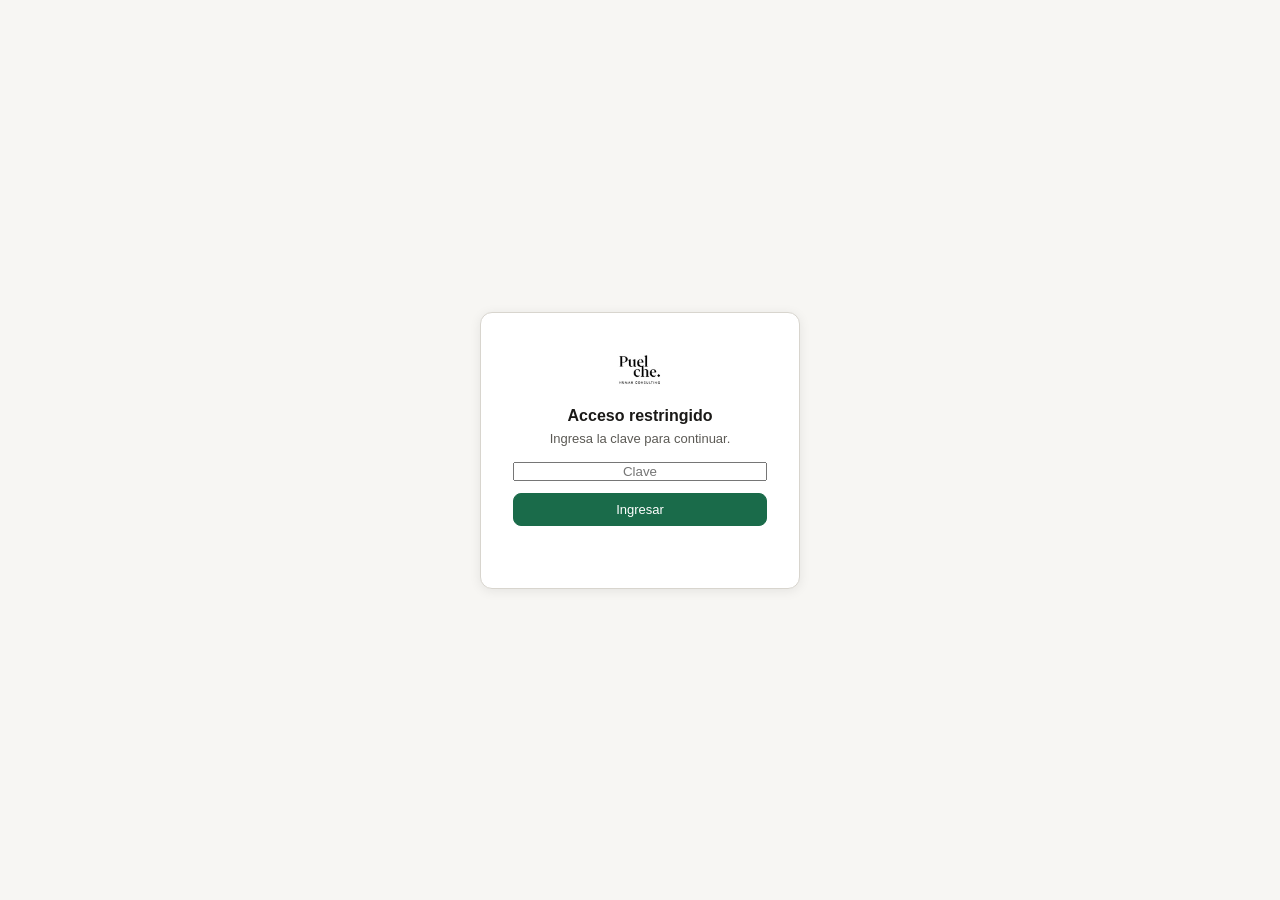
<file: templates/index.html>
<!DOCTYPE html>
<html lang="es">
<head>
<meta charset="UTF-8" />
<meta name="viewport" content="width=device-width, initial-scale=1.0" />
<title>Puelche HC — Filtro de candidatos</title>
<link rel="stylesheet" href="/static/style.css" />
</head>
<body>
  <div id="lock-screen" class="lock-screen">
    <div class="lock-card">
      <img class="lock-logo" alt="Puelche HC" src="[data-uri]" />
      <h1>Acceso restringido</h1>
      <p>Ingresa la clave para continuar.</p>
      <input type="password" id="lock-password" placeholder="Clave" autocomplete="off" />
      <button type="button" id="lock-submit" class="btn primary">Ingresar</button>
      <p id="lock-error" class="lock-error"></p>
    </div>
  </div>

  <div id="app-content" class="hidden">
  <div class="topbar">
    <img class="logo-img" alt="Puelche HC" src="[data-uri]" />
    <div>
      <div class="app-title">Filtro de candidatos</div>
      <div class="app-subtitle">Team Tailor</div>
    </div>
  </div>

  <main>
    <section class="card">
      <h2>1. Proceso y etapa</h2>
      <div class="row">
        <div class="field">
          <label for="job-select">Proceso (vacante)</label>
          <select id="job-select">
            <option value="">Cargando procesos…</option>
          </select>
        </div>
        <div class="field">
          <label for="stage-select">Etapa</label>
          <select id="stage-select" disabled>
            <option value="">Selecciona un proceso primero</option>
          </select>
        </div>
      </div>
    </section>

    <section class="card">
      <h2>2. Requisitos</h2>

      <div class="row">
        <div class="field">
          <label for="req-renta-min">Renta mínima</label>
          <input type="number" id="req-renta-min" placeholder="1500000" />
        </div>
        <div class="field">
          <label for="req-renta-max">Renta máxima</label>
          <input type="number" id="req-renta-max" placeholder="2200000" />
        </div>
      </div>
      <p class="hint-text">Margen automático de 30% hacia arriba y hacia abajo. Fuera de ese rango: RECHAZO.</p>

      <div class="row">
        <div class="field">
          <label for="req-edad-min">Edad mínima</label>
          <input type="number" id="req-edad-min" placeholder="28" />
        </div>
        <div class="field">
          <label for="req-edad-max">Edad máxima</label>
          <input type="number" id="req-edad-max" placeholder="45" />
        </div>
      </div>
      <p class="hint-text">Margen automático de 10% hacia arriba y hacia abajo. Fuera de ese rango: RECHAZO.</p>

      <div class="field">
        <label>Carrera(s) — opcional</label>
        <div class="ms" data-ms="carreras">
          <button type="button" class="ms-btn">
            <span class="ms-btn-label">Sin selección</span><span class="ms-caret">▾</span>
          </button>
          <div class="ms-menu">
            <div class="ms-options"></div>
            <div class="ms-add-row">
              <input type="text" class="ms-add-input" placeholder="Agregar otra carrera…" />
              <button type="button" class="ms-add-btn">+ Agregar</button>
            </div>
          </div>
        </div>
      </div>
      <p class="hint-text">Si no cumple ninguna, el candidato sigue en la lista pero con match más bajo.</p>

      <div class="field">
        <label>Universidad(es) — opcional</label>
        <div class="ms" data-ms="universidades">
          <button type="button" class="ms-btn">
            <span class="ms-btn-label">Sin selección</span><span class="ms-caret">▾</span>
          </button>
          <div class="ms-menu">
            <div class="ms-options"></div>
            <div class="ms-add-row">
              <input type="text" class="ms-add-input" placeholder="Agregar otra universidad…" />
              <button type="button" class="ms-add-btn">+ Agregar</button>
            </div>
          </div>
        </div>
      </div>
      <p class="hint-text">Si no cumple ninguna, el candidato sigue en la lista pero con match más bajo.</p>

      <div class="field">
        <label>Ciudad(es) de residencia — opcional</label>
        <div class="ms" data-ms="ciudades">
          <button type="button" class="ms-btn">
            <span class="ms-btn-label">Sin selección</span><span class="ms-caret">▾</span>
          </button>
          <div class="ms-menu">
            <div class="ms-options"></div>
            <div class="ms-add-row">
              <input type="text" class="ms-add-input" placeholder="Agregar otra ciudad…" />
              <button type="button" class="ms-add-btn">+ Agregar</button>
            </div>
          </div>
        </div>
      </div>
      <p class="hint-text">Si no cumple ninguna, el candidato sigue en la lista pero con match más bajo.</p>

      <div class="field">
        <label for="req-keywords">Palabras clave (hasta 3) — opcional, separadas por comas</label>
        <input type="text" id="req-keywords" placeholder="ej: SAP, inglés avanzado, comercio exterior" />
      </div>
      <p class="hint-text">Deben aparecer TODAS en el CV/respuestas del candidato. Si falta alguna, el candidato sigue en la lista pero con match más bajo.</p>
    </section>

    <section class="card">
      <h2>3. Filtrar</h2>
      <label class="checkbox-row">
        <input type="checkbox" id="write-back" />
        Escribir nota con el resultado en cada candidato dentro de Team Tailor
      </label>
      <button id="btn-filtrar" class="btn primary" disabled>Filtrar candidatos</button>
      <p id="status-msg" class="status-msg"></p>
    </section>

    <section class="card">
      <h2>Resultados</h2>
      <div id="results-summary" class="results-summary"></div>
      <div class="table-wrap">
        <table id="results-table" class="results-table hidden">
          <thead>
            <tr>
              <th>Match</th>
              <th>Candidato</th>
              <th>Puntaje</th>
              <th>Renta</th>
              <th>Edad</th>
              <th>Carrera</th>
              <th>Universidad</th>
              <th>Ciudad</th>
              <th>Palabras clave</th>
              <th>Nota</th>
            </tr>
          </thead>
          <tbody></tbody>
        </table>
      </div>
    </section>
  </main>

  </div>

  <script>
    (function () {
      var HASH = "39cbbeb60b440d0c9620fd0df496ebe536f5a7ea4e5d57bcc6635b229bb96e94";
      var lockScreen = document.getElementById("lock-screen");
      var appContent = document.getElementById("app-content");
      var passwordInput = document.getElementById("lock-password");
      var errorMsg = document.getElementById("lock-error");

      function sha256Hex(text) {
        var enc = new TextEncoder().encode(text);
        return crypto.subtle.digest("SHA-256", enc).then(function (buf) {
          return Array.from(new Uint8Array(buf))
            .map(function (b) { return b.toString(16).padStart(2, "0"); })
            .join("");
        });
      }

      function unlock() {
        lockScreen.classList.add("hidden");
        appContent.classList.remove("hidden");
        if (window.startApp) window.startApp();
      }

      if (sessionStorage.getItem("puelche_auth") === "ok") {
        unlock();
      }

      function trySubmit() {
        var val = passwordInput.value;
        sha256Hex(val).then(function (hash) {
          if (hash === HASH) {
            sessionStorage.setItem("puelche_auth", "ok");
            errorMsg.textContent = "";
            unlock();
          } else {
            errorMsg.textContent = "Clave incorrecta.";
            passwordInput.value = "";
            passwordInput.focus();
          }
        });
      }

      document.getElementById("lock-submit").addEventListener("click", trySubmit);
      passwordInput.addEventListener("keydown", function (e) {
        if (e.key === "Enter") trySubmit();
      });
    })();
  </script>

  <script src="/static/app.js"></script>
</body>
</html>
</file>
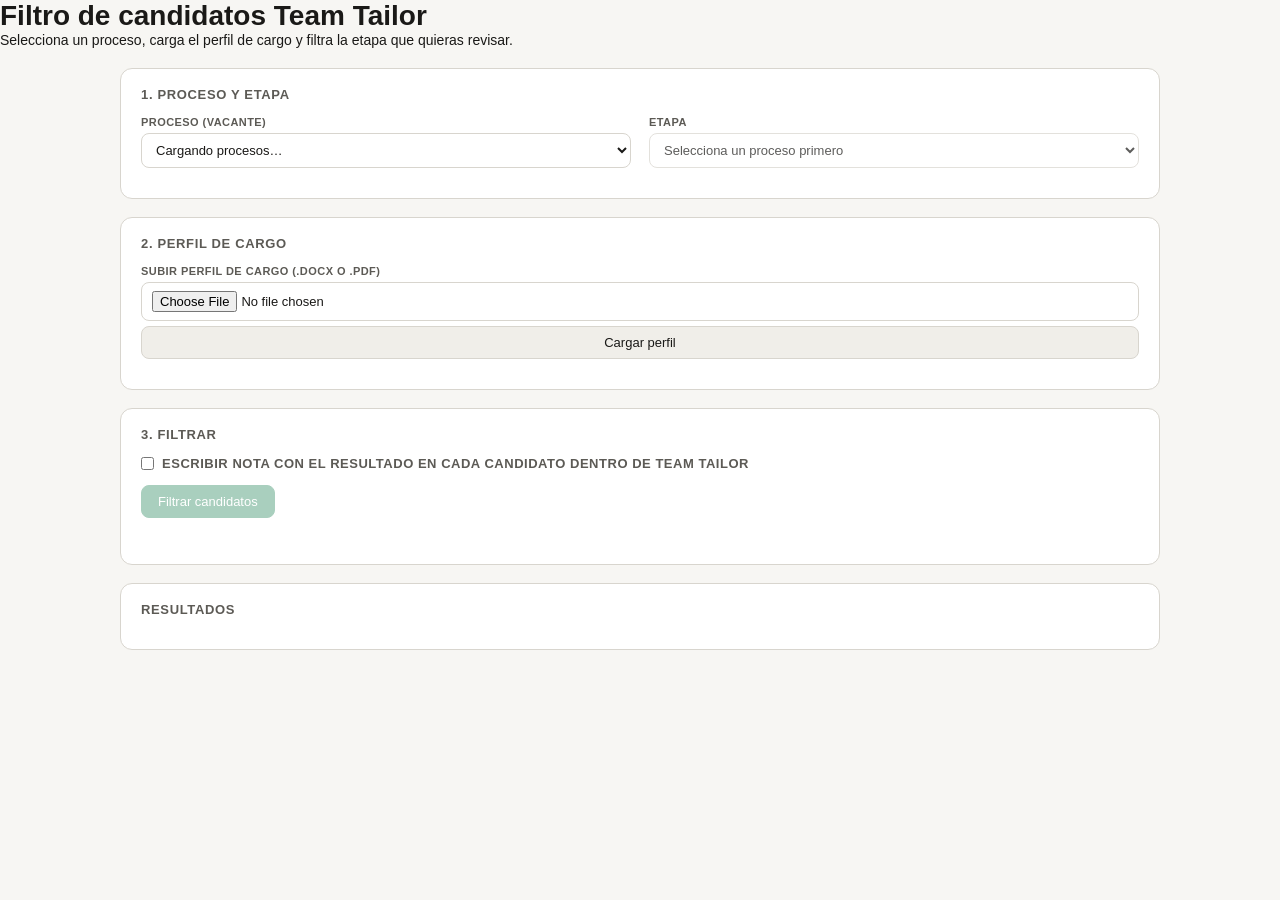
<file: TEMPLA~1/index.html>
<!DOCTYPE html>
<html lang="es">
<head>
<meta charset="UTF-8" />
<meta name="viewport" content="width=device-width, initial-scale=1.0" />
<title>Filtro de candidatos - Puelche HC</title>
<link rel="stylesheet" href="/static/style.css" />
</head>
<body>
  <header>
    <h1>Filtro de candidatos Team Tailor</h1>
    <p class="subtitle">Selecciona un proceso, carga el perfil de cargo y filtra la etapa que quieras revisar.</p>
  </header>

  <main>
    <section class="card">
      <h2>1. Proceso y etapa</h2>
      <div class="row">
        <div class="field">
          <label for="job-select">Proceso (vacante)</label>
          <select id="job-select">
            <option value="">Cargando procesos…</option>
          </select>
        </div>
        <div class="field">
          <label for="stage-select">Etapa</label>
          <select id="stage-select" disabled>
            <option value="">Selecciona un proceso primero</option>
          </select>
        </div>
      </div>
    </section>

    <section class="card">
      <h2>2. Perfil de cargo</h2>
      <div class="row">
        <div class="field">
          <label for="perfil-file">Subir perfil de cargo (.docx o .pdf)</label>
          <input type="file" id="perfil-file" accept=".docx,.pdf" />
          <button id="btn-upload-perfil" class="btn secondary">Cargar perfil</button>
        </div>
      </div>

      <div id="requirements-editor" class="requirements-editor hidden">
        <h3>Requisitos detectados (edítalos si hace falta)</h3>

        <div class="field">
          <label for="req-formacion">Formación excluyente (separada por comas)</label>
          <input type="text" id="req-formacion" placeholder="ej: ingeniería comercial, psicología, contador auditor" />
        </div>

        <div class="field">
          <label for="req-rrll">Palabras clave RRLL / sindicatos</label>
          <input type="text" id="req-rrll" placeholder="ej: sindicato, negociación colectiva" />
        </div>

        <div class="field">
          <label for="req-industria">Palabras clave de industria</label>
          <input type="text" id="req-industria" placeholder="ej: industrial, alimentos, forestal" />
        </div>

        <div class="row">
          <div class="field">
            <label for="req-salario-min">Renta mínima sugerida</label>
            <input type="number" id="req-salario-min" placeholder="3500000" />
          </div>
          <div class="field">
            <label for="req-salario-max">Renta máxima sugerida</label>
            <input type="number" id="req-salario-max" placeholder="4000000" />
          </div>
        </div>
      </div>
    </section>

    <section class="card">
      <h2>3. Filtrar</h2>
      <label class="checkbox-row">
        <input type="checkbox" id="write-back" />
        Escribir nota con el resultado en cada candidato dentro de Team Tailor
      </label>
      <button id="btn-filtrar" class="btn primary" disabled>Filtrar candidatos</button>
      <p id="status-msg" class="status-msg"></p>
    </section>

    <section class="card">
      <h2>Resultados</h2>
      <div id="results-summary" class="results-summary"></div>
      <table id="results-table" class="results-table hidden">
        <thead>
          <tr>
            <th>Match</th>
            <th>Candidato</th>
            <th>Puntaje</th>
            <th>Formación</th>
            <th>Señales RRLL</th>
            <th>Señales industria</th>
            <th>Años</th>
            <th>Renta esperada</th>
            <th>Nota</th>
          </tr>
        </thead>
        <tbody></tbody>
      </table>
    </section>
  </main>

  <script src="/static/app.js"></script>
</body>
</html>
</file>
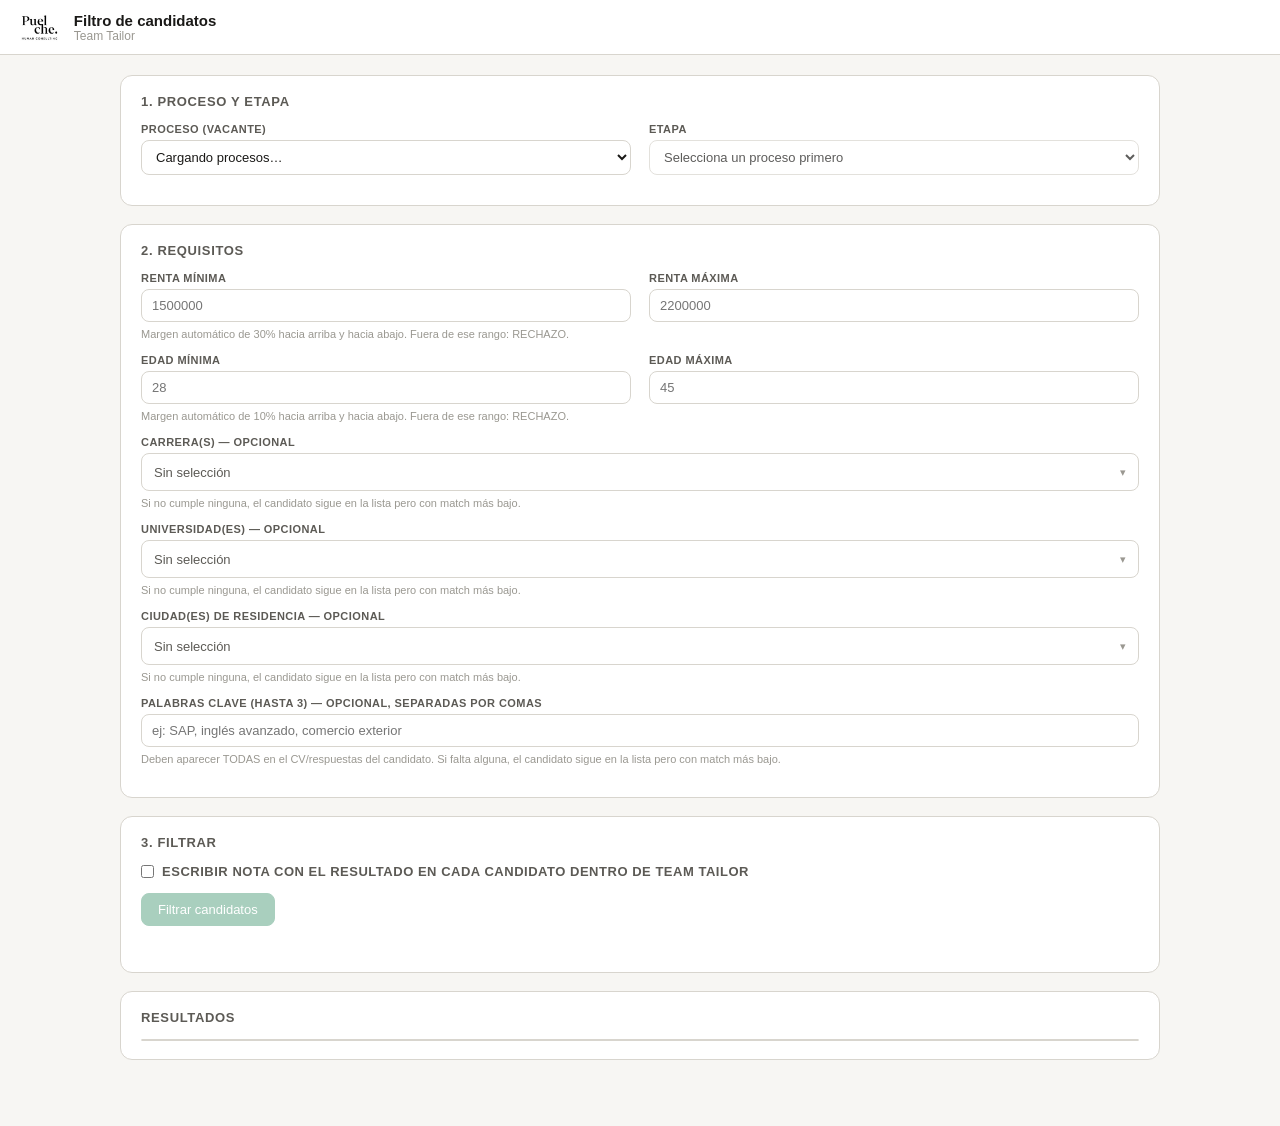
<file: templates/INDEX~1.HTM>
<!DOCTYPE html>
<html lang="es">
<head>
<meta charset="UTF-8" />
<meta name="viewport" content="width=device-width, initial-scale=1.0" />
<title>Puelche HC — Filtro de candidatos</title>
<link rel="stylesheet" href="/static/style.css" />
</head>
<body>
  <div class="topbar">
    <img class="logo-img" alt="Puelche HC" src="[data-uri]" />
    <div>
      <div class="app-title">Filtro de candidatos</div>
      <div class="app-subtitle">Team Tailor</div>
    </div>
  </div>

  <main>
    <section class="card">
      <h2>1. Proceso y etapa</h2>
      <div class="row">
        <div class="field">
          <label for="job-select">Proceso (vacante)</label>
          <select id="job-select">
            <option value="">Cargando procesos…</option>
          </select>
        </div>
        <div class="field">
          <label for="stage-select">Etapa</label>
          <select id="stage-select" disabled>
            <option value="">Selecciona un proceso primero</option>
          </select>
        </div>
      </div>
    </section>

    <section class="card">
      <h2>2. Requisitos</h2>

      <div class="row">
        <div class="field">
          <label for="req-renta-min">Renta mínima</label>
          <input type="number" id="req-renta-min" placeholder="1500000" />
        </div>
        <div class="field">
          <label for="req-renta-max">Renta máxima</label>
          <input type="number" id="req-renta-max" placeholder="2200000" />
        </div>
      </div>
      <p class="hint-text">Margen automático de 30% hacia arriba y hacia abajo. Fuera de ese rango: RECHAZO.</p>

      <div class="row">
        <div class="field">
          <label for="req-edad-min">Edad mínima</label>
          <input type="number" id="req-edad-min" placeholder="28" />
        </div>
        <div class="field">
          <label for="req-edad-max">Edad máxima</label>
          <input type="number" id="req-edad-max" placeholder="45" />
        </div>
      </div>
      <p class="hint-text">Margen automático de 10% hacia arriba y hacia abajo. Fuera de ese rango: RECHAZO.</p>

      <div class="field">
        <label>Carrera(s) — opcional</label>
        <div class="ms" data-ms="carreras">
          <button type="button" class="ms-btn">
            <span class="ms-btn-label">Sin selección</span><span class="ms-caret">▾</span>
          </button>
          <div class="ms-menu">
            <div class="ms-options"></div>
            <div class="ms-add-row">
              <input type="text" class="ms-add-input" placeholder="Agregar otra carrera…" />
              <button type="button" class="ms-add-btn">+ Agregar</button>
            </div>
          </div>
        </div>
      </div>
      <p class="hint-text">Si no cumple ninguna, el candidato sigue en la lista pero con match más bajo.</p>

      <div class="field">
        <label>Universidad(es) — opcional</label>
        <div class="ms" data-ms="universidades">
          <button type="button" class="ms-btn">
            <span class="ms-btn-label">Sin selección</span><span class="ms-caret">▾</span>
          </button>
          <div class="ms-menu">
            <div class="ms-options"></div>
            <div class="ms-add-row">
              <input type="text" class="ms-add-input" placeholder="Agregar otra universidad…" />
              <button type="button" class="ms-add-btn">+ Agregar</button>
            </div>
          </div>
        </div>
      </div>
      <p class="hint-text">Si no cumple ninguna, el candidato sigue en la lista pero con match más bajo.</p>

      <div class="field">
        <label>Ciudad(es) de residencia — opcional</label>
        <div class="ms" data-ms="ciudades">
          <button type="button" class="ms-btn">
            <span class="ms-btn-label">Sin selección</span><span class="ms-caret">▾</span>
          </button>
          <div class="ms-menu">
            <div class="ms-options"></div>
            <div class="ms-add-row">
              <input type="text" class="ms-add-input" placeholder="Agregar otra ciudad…" />
              <button type="button" class="ms-add-btn">+ Agregar</button>
            </div>
          </div>
        </div>
      </div>
      <p class="hint-text">Si no cumple ninguna, el candidato sigue en la lista pero con match más bajo.</p>

      <div class="field">
        <label for="req-keywords">Palabras clave (hasta 3) — opcional, separadas por comas</label>
        <input type="text" id="req-keywords" placeholder="ej: SAP, inglés avanzado, comercio exterior" />
      </div>
      <p class="hint-text">Deben aparecer TODAS en el CV/respuestas del candidato. Si falta alguna, el candidato sigue en la lista pero con match más bajo.</p>
    </section>

    <section class="card">
      <h2>3. Filtrar</h2>
      <label class="checkbox-row">
        <input type="checkbox" id="write-back" />
        Escribir nota con el resultado en cada candidato dentro de Team Tailor
      </label>
      <button id="btn-filtrar" class="btn primary" disabled>Filtrar candidatos</button>
      <p id="status-msg" class="status-msg"></p>
    </section>

    <section class="card">
      <h2>Resultados</h2>
      <div id="results-summary" class="results-summary"></div>
      <div class="table-wrap">
        <table id="results-table" class="results-table hidden">
          <thead>
            <tr>
              <th>Match</th>
              <th>Candidato</th>
              <th>Puntaje</th>
              <th>Renta</th>
              <th>Edad</th>
              <th>Carrera</th>
              <th>Universidad</th>
              <th>Ciudad</th>
              <th>Palabras clave</th>
              <th>Nota</th>
            </tr>
          </thead>
          <tbody></tbody>
        </table>
      </div>
    </section>
  </main>

  <script src="/static/app.js"></script>
</body>
</html>
</file>
<file: static/style.css>
/* Paleta y estilo alineados con el resto de las herramientas internas de
   Puelche HC (ver https://geswett.github.io/puelche-procesos/). */
* { box-sizing: border-box; margin: 0; padding: 0; }

:root {
  --bg: #F7F6F3;
  --surface: #FFFFFF;
  --surface2: #F0EEE9;
  --border: #D8D5CE;
  --border2: #C8C5BD;
  --text: #1A1917;
  --text2: #5C5A55;
  --text3: #9A9891;
  --accent: #1A6B4A;
  --accent-bg: #E5F4EE;
  --blue: #1A4D8F;
  --blue-bg: #E5EEFA;
  --amber: #7A4F0A;
  --amber-bg: #FDF0D8;
  --red: #8F1A1A;
  --red-bg: #FAE5E5;
  --shadow: 0 2px 12px rgba(0, 0, 0, 0.08);
  --radius: 8px;
  --radius-lg: 12px;
}

body {
  font-family: -apple-system, BlinkMacSystemFont, "Segoe UI", sans-serif;
  font-size: 14px;
  color: var(--text);
  background: var(--bg);
  min-height: 100vh;
}

/* TOPBAR */
.topbar {
  background: var(--surface);
  border-bottom: 1px solid var(--border);
  padding: 10px 20px;
  display: flex;
  align-items: center;
  gap: 14px;
  position: sticky;
  top: 0;
  z-index: 100;
  flex-wrap: wrap;
}

.topbar .logo-img {
  height: 34px;
  width: auto;
  display: block;
}

.topbar .app-title {
  font-size: 15px;
  font-weight: 600;
  color: var(--text);
  white-space: nowrap;
}

.topbar .app-subtitle {
  font-size: 12px;
  color: var(--text3);
  white-space: nowrap;
}

main {
  max-width: 1080px;
  margin: 0 auto;
  padding: 20px 20px 48px;
}

.card {
  background: var(--surface);
  border: 1px solid var(--border);
  border-radius: var(--radius-lg);
  padding: 18px 20px;
  margin-bottom: 18px;
}

.card h2 {
  margin: 0 0 14px;
  font-size: 13px;
  font-weight: 700;
  color: var(--text2);
  text-transform: uppercase;
  letter-spacing: 0.05em;
}

.row {
  display: flex;
  gap: 18px;
  flex-wrap: wrap;
}

.field {
  flex: 1;
  min-width: 220px;
  display: flex;
  flex-direction: column;
  gap: 5px;
  margin-bottom: 12px;
}

label {
  font-size: 11px;
  font-weight: 600;
  color: var(--text2);
  text-transform: uppercase;
  letter-spacing: 0.04em;
}

select, input[type="text"], input[type="number"], input[type="file"] {
  padding: 8px 10px;
  border: 1px solid var(--border);
  border-radius: var(--radius);
  background: var(--surface);
  color: var(--text);
  font-size: 13px;
  font-family: inherit;
  outline: none;
  transition: border-color .15s;
}

select:focus, input:focus {
  border-color: var(--accent);
}

.btn {
  border: 1px solid var(--border);
  border-radius: var(--radius);
  padding: 8px 16px;
  font-size: 13px;
  font-weight: 500;
  cursor: pointer;
  background: var(--surface);
  color: var(--text);
  transition: all .15s;
}

.btn:hover {
  border-color: var(--border2);
  background: var(--surface2);
}

.btn.primary {
  background: var(--accent);
  color: #fff;
  border-color: var(--accent);
}

.btn.primary:hover {
  background: #155c3f;
}

.btn.primary:disabled {
  background: #A9CFBE;
  border-color: #A9CFBE;
  cursor: not-allowed;
}

.btn.secondary {
  background: var(--surface2);
  border-color: var(--border);
}

.requirements-editor {
  margin-top: 16px;
  border-top: 1px solid var(--border);
  padding-top: 16px;
}

.requirements-editor.hidden,
.results-table.hidden {
  display: none;
}

.checkbox-row {
  display: flex;
  align-items: center;
  gap: 8px;
  font-size: 13px;
  margin-bottom: 14px;
  color: var(--text2);
}

.hidden {
  display: none !important;
}

/* LOCK SCREEN (clave de acceso) */
.lock-screen {
  position: fixed;
  inset: 0;
  background: var(--bg);
  display: flex;
  align-items: center;
  justify-content: center;
  z-index: 500;
  padding: 20px;
}

.lock-card {
  background: var(--surface);
  border: 1px solid var(--border);
  border-radius: var(--radius-lg);
  box-shadow: var(--shadow);
  padding: 36px 32px;
  width: 100%;
  max-width: 320px;
  text-align: center;
}

.lock-logo {
  height: 40px;
  width: auto;
  margin: 0 auto 18px;
  display: block;
}

.lock-card h1 {
  font-size: 16px;
  margin-bottom: 6px;
  color: var(--text);
}

.lock-card p {
  font-size: 13px;
  color: var(--text2);
  margin-bottom: 16px;
}

.lock-card input[type="password"] {
  width: 100%;
  margin-bottom: 12px;
  text-align: center;
}

.lock-card .btn {
  width: 100%;
}

.lock-error {
  color: var(--red);
  font-size: 12px;
  min-height: 16px;
  margin-top: 10px;
  margin-bottom: 0 !important;
}

/* MULTI-SELECT (carrera / universidad / ciudad) */
.ms {
  position: relative;
  width: 100%;
}

.ms-btn {
  width: 100%;
  height: 38px;
  padding: 0 12px;
  font-size: 13px;
  border: 1px solid var(--border);
  border-radius: var(--radius);
  background: var(--surface);
  color: var(--text);
  cursor: pointer;
  display: flex;
  align-items: center;
  justify-content: space-between;
  gap: 8px;
  text-align: left;
  font-family: inherit;
}

.ms-btn:hover {
  border-color: var(--border2);
}

.ms.open .ms-btn {
  border-color: var(--accent);
}

.ms-btn-label {
  overflow: hidden;
  text-overflow: ellipsis;
  white-space: nowrap;
  color: var(--text2);
}

.ms-caret {
  color: var(--text3);
  flex-shrink: 0;
  font-size: 11px;
}

.ms-menu {
  display: none;
  position: absolute;
  top: 42px;
  left: 0;
  z-index: 200;
  background: var(--surface);
  border: 1px solid var(--border);
  border-radius: var(--radius);
  box-shadow: var(--shadow);
  width: 100%;
  min-width: 260px;
  padding: 6px 0;
}

.ms.open .ms-menu {
  display: block;
}

.ms-options {
  max-height: 220px;
  overflow-y: auto;
  padding: 2px 0;
}

.ms-option {
  display: flex;
  align-items: center;
  gap: 8px;
  padding: 6px 12px;
  cursor: pointer;
  font-size: 13px;
  color: var(--text);
}

.ms-option:hover {
  background: var(--surface2);
}

.ms-add-row {
  display: flex;
  gap: 6px;
  padding: 8px 10px 4px;
  border-top: 1px solid var(--border);
  margin-top: 4px;
}

.ms-add-input {
  flex: 1;
  padding: 6px 8px;
  font-size: 12px;
  border: 1px solid var(--border);
  border-radius: 6px;
  outline: none;
  font-family: inherit;
}

.ms-add-input:focus {
  border-color: var(--accent);
}

.ms-add-btn {
  padding: 6px 10px;
  font-size: 12px;
  font-weight: 600;
  background: var(--accent);
  color: #fff;
  border: none;
  border-radius: 6px;
  cursor: pointer;
  white-space: nowrap;
}

.ms-add-btn:hover {
  background: #155c3f;
}

.hint-text {
  font-size: 11px;
  color: var(--text3);
  margin: -6px 0 14px;
}

.status-msg {
  color: var(--text2);
  font-size: 13px;
  min-height: 18px;
  margin-top: 10px;
}

.results-summary {
  font-size: 13px;
  color: var(--text2);
  margin-bottom: 12px;
}

.table-wrap {
  overflow-x: auto;
  border: 1px solid var(--border);
  border-radius: var(--radius-lg);
  background: var(--surface);
}

.results-table {
  width: 100%;
  border-collapse: collapse;
  font-size: 13px;
}

.results-table th {
  text-align: left;
  padding: 9px 10px;
  background: var(--surface2);
  border-bottom: 1px solid var(--border);
  font-weight: 600;
  font-size: 11px;
  color: var(--text2);
  white-space: nowrap;
  position: sticky;
  top: 0;
}

.results-table td {
  padding: 9px 10px;
  border-bottom: 1px solid var(--border);
  text-align: left;
  vertical-align: top;
}

.results-table tr:last-child td {
  border-bottom: none;
}

.results-table tr:hover td {
  background: #FAFAF8;
}

.tag {
  display: inline-flex;
  align-items: center;
  padding: 3px 10px;
  border-radius: 99px;
  font-size: 11px;
  font-weight: 700;
  white-space: nowrap;
}

.tag.Alto { background: var(--accent-bg); color: var(--accent); }
.tag.Medio { background: var(--amber-bg); color: var(--amber); }
.tag.Bajo { background: var(--red-bg); color: var(--red); }
</file>
